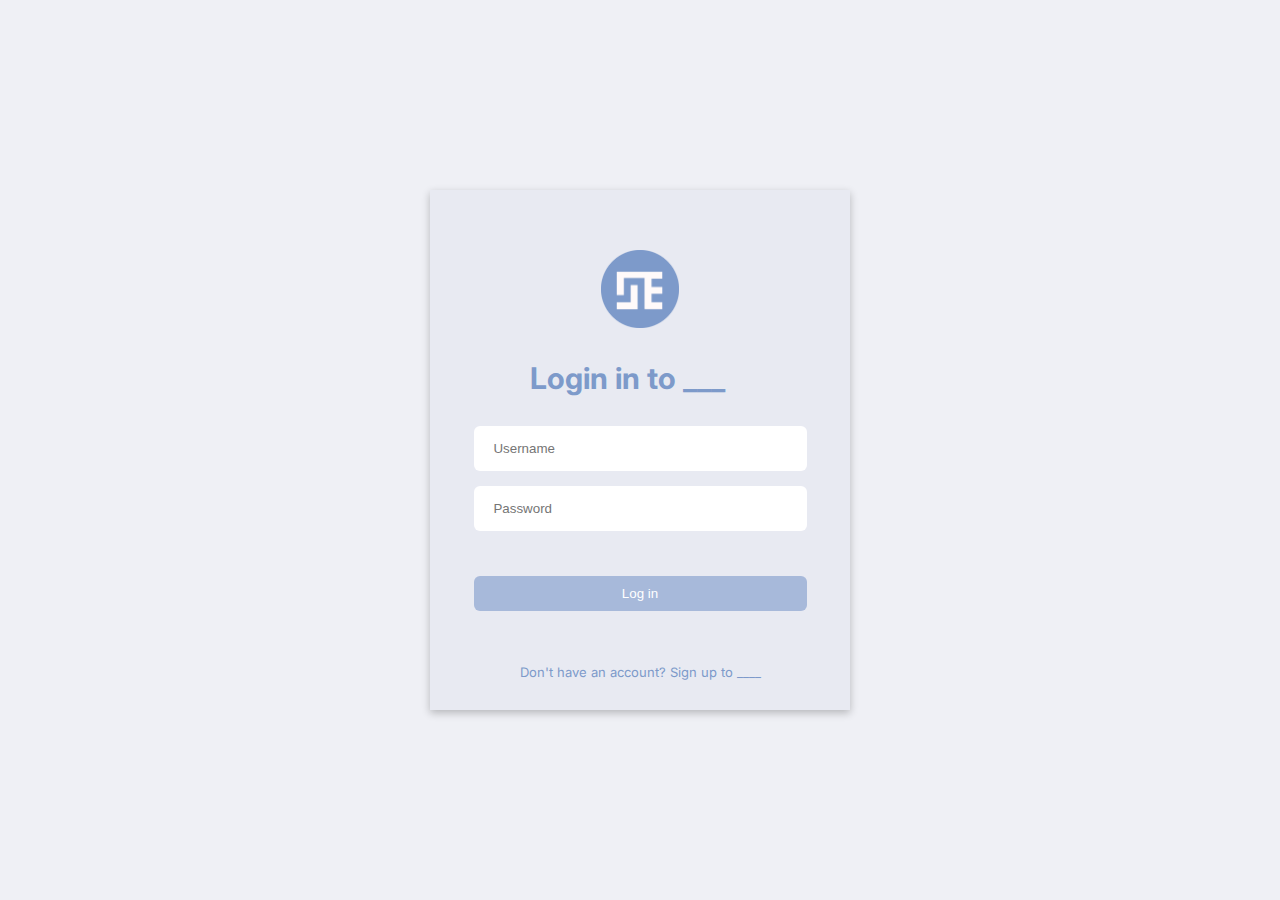
<file: TwitterCloneUi/index.html>
<!DOCTYPE html>
<html lang="en">

<head>
    <meta charset="UTF-8">
    <meta name="viewport" content="width=device-width, initial-scale=1.0">
    <link rel="stylesheet" href="./src/styles/login_styles.css">
    <title>Login</title>
</head>

<body>
    <script>
        // async function helloWorld() {
        //     const res = await fetch("/api")
        //     const text = await res.text()
        //     console.log(text);
        // }

        // async function register() {
        //     const res = await fetch("/api/v1/auth/register", {
        //         method: "POST",
        //         headers: {
        //             'Content-Type': 'application/json'
        //         },
        //         body: JSON.stringify({
        //             username: "joblipat",
        //             password: "password"
        //         })
        //     })
        //     return await res.text()
        // }

        // async function login() {
        //     const res = await fetch("/api/v1/auth/login", {
        //         method: "POST",
        //         headers: {
        //             'Content-Type': 'application/json'
        //         },
        //         body: JSON.stringify({
        //             username: "joblipat",
        //             password: "password"
        //         })
        //     })
        //     const token = await res.text()
        //     console.log(token);

        // }

        // async function start() {
        //     await helloWorld()
        //     await register()
        //     await login()
        // }

        // start()

    </script>

    <div class="main-container">
        <div class="login--form-box">
            <label class="login--label">Login in to ___</label>
            <img class="brand" src="image/brand.png" />
            <form class="login--input-group">
                <input type="text" class="login--input-field" placeholder="Username" 
                required>
                <input type="text" class="login--input-field" placeholder="Password" 
                required>
            </form>
            <div class="login--button-box">
                <button type="button" class="toggle-btn" id="nextButton">Log in</button>
            </div>

            <div class="login--index">
                <a href="register.html">Don't have an account? Sign up to ____</a>
            </div>
        </div>          
    </div>

    <script src="./src/scripts/login.js"></script>

</body>

</html>
</file>
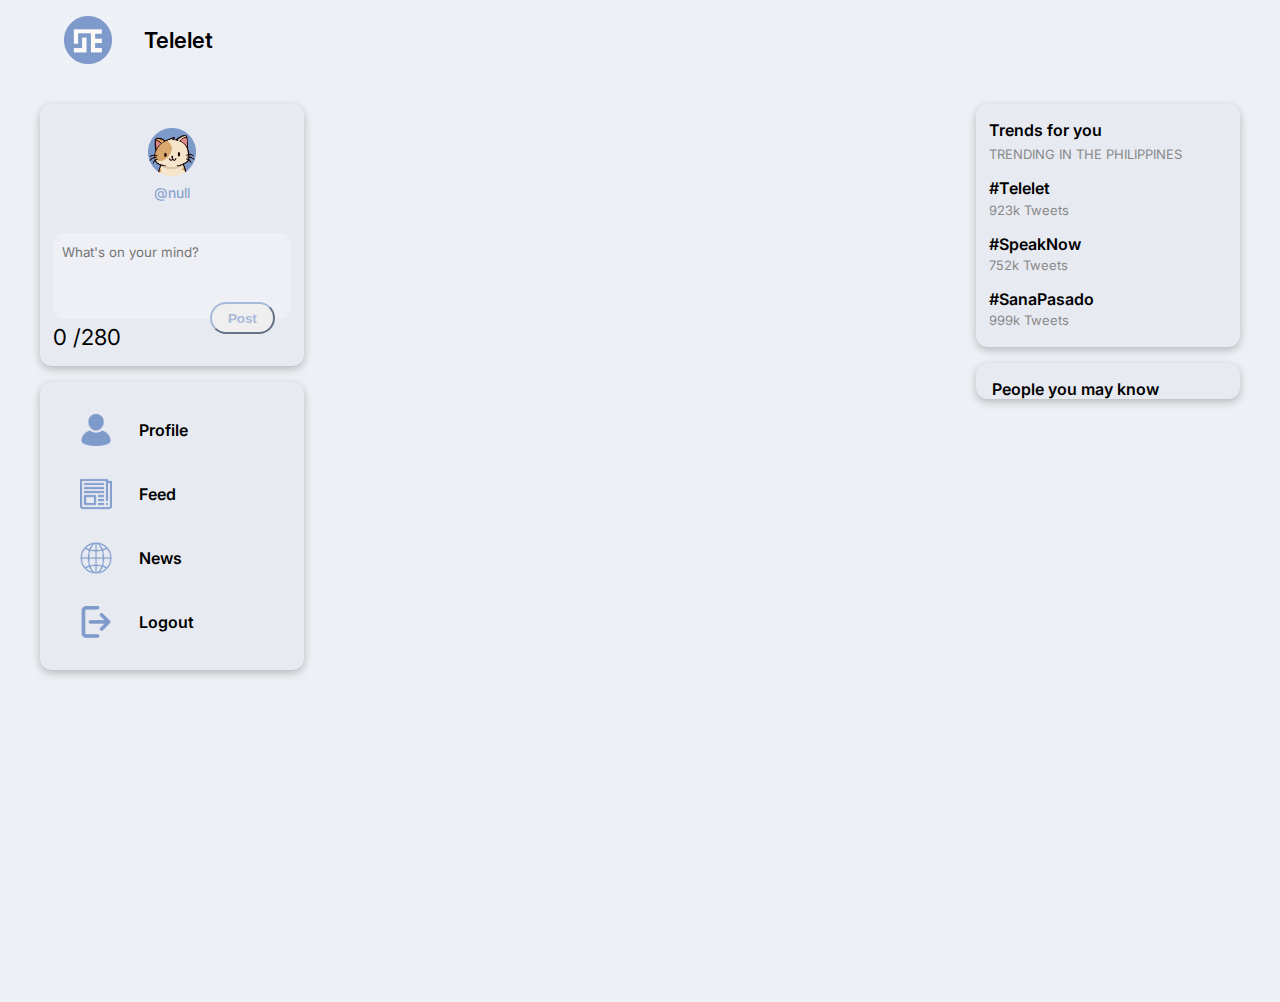
<file: TwitterCloneUi/feed.html>
<!DOCTYPE html>
<html lang="en">
<head>
    <meta charset="UTF-8">
    <meta name="viewport" content="width=device-width, initial-scale=1.0">
    
    <!-- CSS -->
    <link rel="stylesheet" href="./src/styles/feed_styles.css">
    
    <!-- JavaScript -->
    <script src = "./src/scripts/common.js"></script>
    <script type="module" src = "./src/scripts/common_exports.js"></script>

    <!-- Font Awesome CDN Link -->
    <link rel="stylesheet" href="https://cdnjs.cloudflare.com/ajax/libs/font-awesome/6.5.1/css/all.min.css" integrity="sha512-DTOQO9RWCH3ppGqcWaEA1BIZOC6xxalwEsw9c2QQeAIftl+Vegovlnee1c9QX4TctnWMn13TZye+giMm8e2LwA==" crossorigin="anonymous" referrerpolicy="no-referrer" />
    
    <title>Feed</title>
</head>
<body>

    <!-- Navigation Bar -->
    <nav>
        <img class="brand" src="image/brand.png" />
        <i class="fa-solid fa-bars" id="sidebarIcon" onclick="toggleSideBar()"></i>
        <a id = "brandname">Telelet</a>
    </nav>

    <!-- Main Container -->
    <div class="feed--main-container">

        <!-- Left Body Container -->
        <div class="feed--left-container">
            
            <!-- Profile Section -->
            <section class="profile-section">
                <div class="profile-user">
                    <img src="image/2.png" />
                    <p class="profile-name">bins bins bins</p>
                    <p class="profile-handler">@hatdog</p>
                    <p class="profile-bio">chipi chipi chapa chapa dubi dubi daba daba</p>
                </div>

                <div class = "feed-create-post">
                    <form id="postForm">
                        <textarea id="postText" class="post-area" placeholder="What's on your mind?"></textarea>
                    </form>
                    <button class="post-button"><i class="fa-regular fa-paper-plane"></i>Post</button>
                    <div class="char-count">
                        <label class = "char-label" id = "char-count">0</label>
                        <label class = "char-label" id = "char-count2">/280</label>
                    </div>
                    
                </div>
                
            </section>


            <section class="option-section">
                <a href="profile.html">
                    <img src="image/profile.png" />
                    <p>Profile</p>
                </a>            
                <a href="feed.html">
                    <img src="image/feed.png" />
                    <p>Feed</p>
                </a>
                <a href="news.html">
                    <img src = "image/news.png"/>
                    <p>News</p>
                </a>
                <a href="index.html">
                    <img src="image/logout.png" />
                    <p>Logout</p>
                </a>
            </section>
        </div>

        <!-- Middle Body Container -->
        <div class="feed-middle-container">

            <!-- Create New Post -->
            <div class = "feed--center-post">
                <form>
                    <textarea id="postTextMobile" class="center-post-area" placeholder="What's on your mind?"></textarea>
                </form>
                <button class="center-post-button" id="mobile--post"><i class="fa-regular fa-paper-plane"></i>Post</button>
                <div class="mobile-char-count">
                    <label class = "char-label" id = "mobile-char-count">0</label>
                    <label class = "char-label" id = "mobile-char-count2">/280</label>
                </div>
            </div>

            <!-- Feed Post Content -->
            <section class="feed--post-section">

                
                <!-- Feed Content -->
                <div class="feed--post-content" id="feed--post-content">
        
                    <!--                     
                    STRUCTURE
                    <div class="feed--post-user">
                        <img src="image/2.png" />
                        <div class="feed--post-info">
                            <div class="feed--user-info">
                                <p class="feed--username">Kim Chaewon</p>
                                <p class="feed--userhandle">@_chaechae_1</p>
                            </div>
                            <p class="feed--time">45 mins ago.</p>
                        </div>
                    </div>

                    <div class="feed--post-text">
                        hatdog hatdog hatdog hatdog hatdog hatdog hatdog hatdog  
                    </div>

                    <div class="feed--post-interaction">    
                        <div class="feed--like-display">
                            <img src="image/like.png" />
                            <p>4324 Likes</p>
                        </div>
                        <button class="likePostBtn"><i class="fa-regular fa-heart"></i>Like</button>

                    </div> 
                    -->

                </div>

            </section>
        </div>

        <!-- Right Body Container -->
        <div class="feed-right-container">

            <!-- Trending Section -->
            <section class="trending-section">
                <div class="trending-title">
                    <p>Trends for you</p>
                    <p>TRENDING IN THE PHILIPPINES</p>
                </div>
                <div class="trending-content">
                    <div class="trending-specific">
                        <p>#Telelet</p>
                        <p>923k Tweets</p>
                    </div>
                    <div class="trending-specific">
                        <p>#SpeakNow</p>
                        <p>752k Tweets</p>
                    </div>
                    <div class="trending-specific">
                        <p>#SanaPasado</p>
                        <p>999k Tweets</p>
                    </div>
                </div>
            </section>

            <!-- Follow Section -->
            <section class="follow-section">
                <p class="follow-title">People you may know</p>
                
                <div class="follow-container">
                    
                    
                    <!--                    
                    STRUCTURE 
                    <div class="follow-profile">
                        <img src="image/2.png" />
                        <div class="follow-user">
                            <p>Kim Chaewon</p>
                            <p>@_chaechae_1</p>
                        </div>
                        <button class="profileFollowBtn">Follow</button>
                    </div>
                    -->
            
                </div>
            </section>
        </div>


        <!--Side Bar (For Mobile View)-->
        <div class="sidebar">

            <!-- Profile Section -->
            <section class="mobile--profile-section">
                <div class="mobile--profile-user">
                    <img src="image/2.png" />
                    <p class="mobile--profile-name">bins bins bins</p>
                    <p class="mobile--profile-handler">@hatdog</p>
                    <p class="mobile--profile-bio">chipi chipi chapa chapa dubi dubi daba daba</p>
                </div>
            </section>

            <section class="mobile--option-section">
                <a href="profile.html">
                    <img src="image/profile.png" />
                    <p>Profile</p>
                </a>            
                <a href="feed.html">
                    <img src="image/feed.png" />
                    <p>Feed</p>
                </a>
                <a href="news.html">
                    <img src = "image/news.png"/>
                    <p>News</p>
                </a>
                <a href="#" onclick="toggleDiscoverSection('feed-right-container', 'feed-middle-container'); toggleSideBar();" id="discoversection">
                    <img src="image/discover.png" />
                    <p>Discover</p>
                </a>
                <a href="index.html">
                    <img src="image/logout.png" />
                    <p>Logout</p>
                </a>
            </section>

        </div>

    </div>
    
    <script type="module" src="./src/scripts/feed.js"></script>
</body>
</html>
</file>
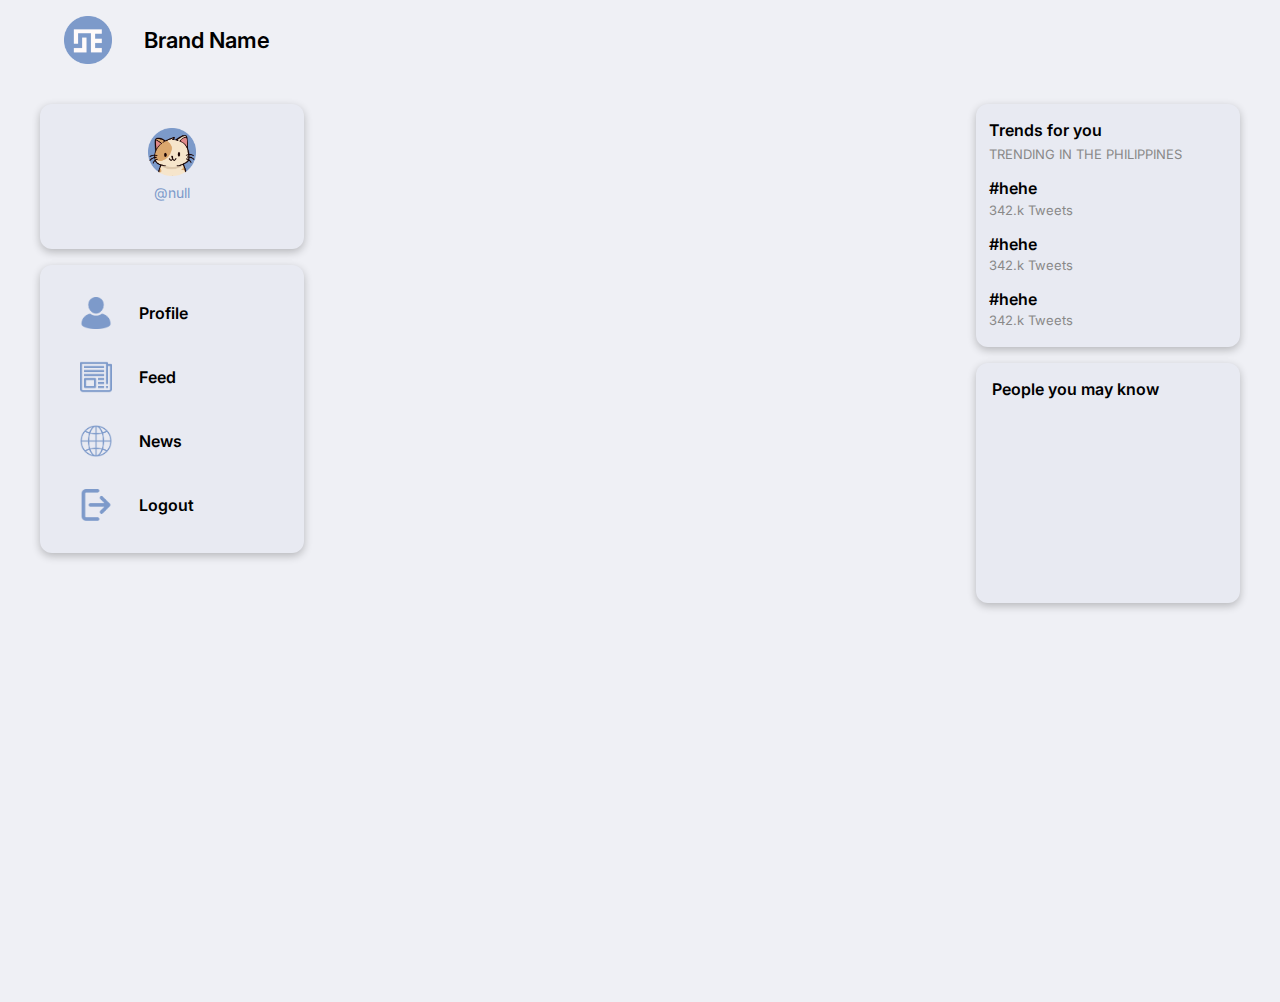
<file: TwitterCloneUi/news.html>
<!DOCTYPE html>
<html lang="en">
<head>
    <meta charset="UTF-8">
    <meta name="viewport" content="width=device-width, initial-scale=1.0">

    <!-- CSS -->
    <link rel="stylesheet" href="./src/styles/news_styles.css">

    <!-- JavaScript -->
    <script src = "./src/scripts/common.js"></script>
    <script type="module" src="./src/scripts/common_exports.js"></script>
    <script type="module" src="./src/scripts/news.js"></script>
    
    <!-- Font Awesome CDN Link -->
    <link rel="stylesheet" href="https://cdnjs.cloudflare.com/ajax/libs/font-awesome/6.5.1/css/all.min.css" integrity="sha512-DTOQO9RWCH3ppGqcWaEA1BIZOC6xxalwEsw9c2QQeAIftl+Vegovlnee1c9QX4TctnWMn13TZye+giMm8e2LwA==" crossorigin="anonymous" referrerpolicy="no-referrer" />

    <title>Document</title>
</head>
<body>
    <!-- Navigation Bar -->
    <nav>
        <img class="brand" src="image/brand.png" />
        <i class="fa-solid fa-bars" id="sidebarIcon" onclick="toggleSideBar()"></i>
        <a id = "brandname">Brand Name</a>
    </nav>

    <!-- Main Container -->
    <div class="news--main-container">
        
        <!-- Left Container -->
        <div class="news--left-container">
            
            <!-- Profile Section -->
            <section class="profile-section">
                <div class="profile-user">
                    <img src="image/2.png" />
                    <p class="profile-name">bins bins bins</p>
                    <p class="profile-handler">@hatdog</p>
                    <p class="profile-bio news-bio">chipi chipi chapa chapa dubi dubi daba daba</p>
                </div>
            </section>

            <section class="option-section">
                <a href="profile.html">
                    <img src="image/profile.png" />
                    <p>Profile</p>
                </a>            
                <a href="feed.html">
                    <img src="image/feed.png" />
                    <p>Feed</p>
                </a>
                <a href="news.html">
                    <img src = "image/news.png"/>
                    <p>News</p>
                </a>
                <a href="index.html">
                    <img src="image/logout.png" />
                    <p>Logout</p>
                </a>
            </section>

        </div>



        <!-- Middle Container -->
        <div class="news--middle-container">


            <div class="news--post-container">

                <!-- 
                News Structure
                <div class="news--item">
                    <img src="image/computer.jpg" />

                    <div class="news--text-container">

                        <div class="text-information">
                            <div class="content-date">Published At: January 23, 2024</div>
                            <div class="content-source">Source: BBC</div>
                        </div>

                        <div class="text-main">
                            <div class="content-title">
                                Sample Title
                            </div>
                            <div class="content-context">
                                information information information information information information information information
                            </div>
                        </div>

                        <div class="text-information-add">
                            <div class="content-author">Author: Bebu</div>
                            <a class="content-link">Read More</a>
                        </div>
                        
                    </div>
                </div> 
                -->

            </div>

        </div>



        <!-- Right Container -->
        <div class="news--right-container">

            <!-- Trending Section -->
            <section class="trending-section">
                <div class="trending-title">
                    <p>Trends for you</p>
                    <p>TRENDING IN THE PHILIPPINES</p>
                </div>
                <div class="trending-content">
                    <div class="trending-specific">
                        <p>#hehe</p>
                        <p>342.k Tweets</p>
                    </div>
                    <div class="trending-specific">
                        <p>#hehe</p>
                        <p>342.k Tweets</p>
                    </div>
                    <div class="trending-specific">
                        <p>#hehe</p>
                        <p>342.k Tweets</p>
                    </div>
                </div>
            </section>

            <!-- Follow Section -->
            <section class="follow-section">
                <p class="follow-title">People you may know</p>
                <div class="follow-container">
                    
                    
                </div>
            </section>


        </div>



        <!--Side Bar (For Mobile View)-->
        <div class="sidebar">

            <!-- Profile Section -->
            <section class="mobile--profile-section">
                <div class="mobile--profile-user">
                    <img src="image/2.png" />
                    <p class="mobile--profile-name">bins bins bins</p>
                    <p class="mobile--profile-handler">@hatdog</p>
                    <p class="mobile--profile-bio">chipi chipi chapa chapa dubi dubi daba daba</p>
                </div>
            </section>

            <section class="mobile--option-section">
                <a href="profile.html">
                    <img src="image/profile.png" />
                    <p>Profile</p>
                </a>            
                <a href="feed.html">
                    <img src="image/feed.png" />
                    <p>Feed</p>
                </a>
                <a href="news.html">
                    <img src = "image/news.png"/>
                    <p>News</p>
                </a>
                <a href="#" onclick="toggleDiscoverSection('news--right-container', 'news--middle-container'); toggleSideBar();" id="discoversection">
                    <img src="image/discover.png" />
                    <p>Discover</p>
                </a>
                <a href="index.html">
                    <img src="image/logout.png" />
                    <p>Logout</p>
                </a>
            </section>

        </div>
        

    </div>

    <script type="module" src="./src/scripts/news_script.js"></script>
    
</body>
</html>
</file>
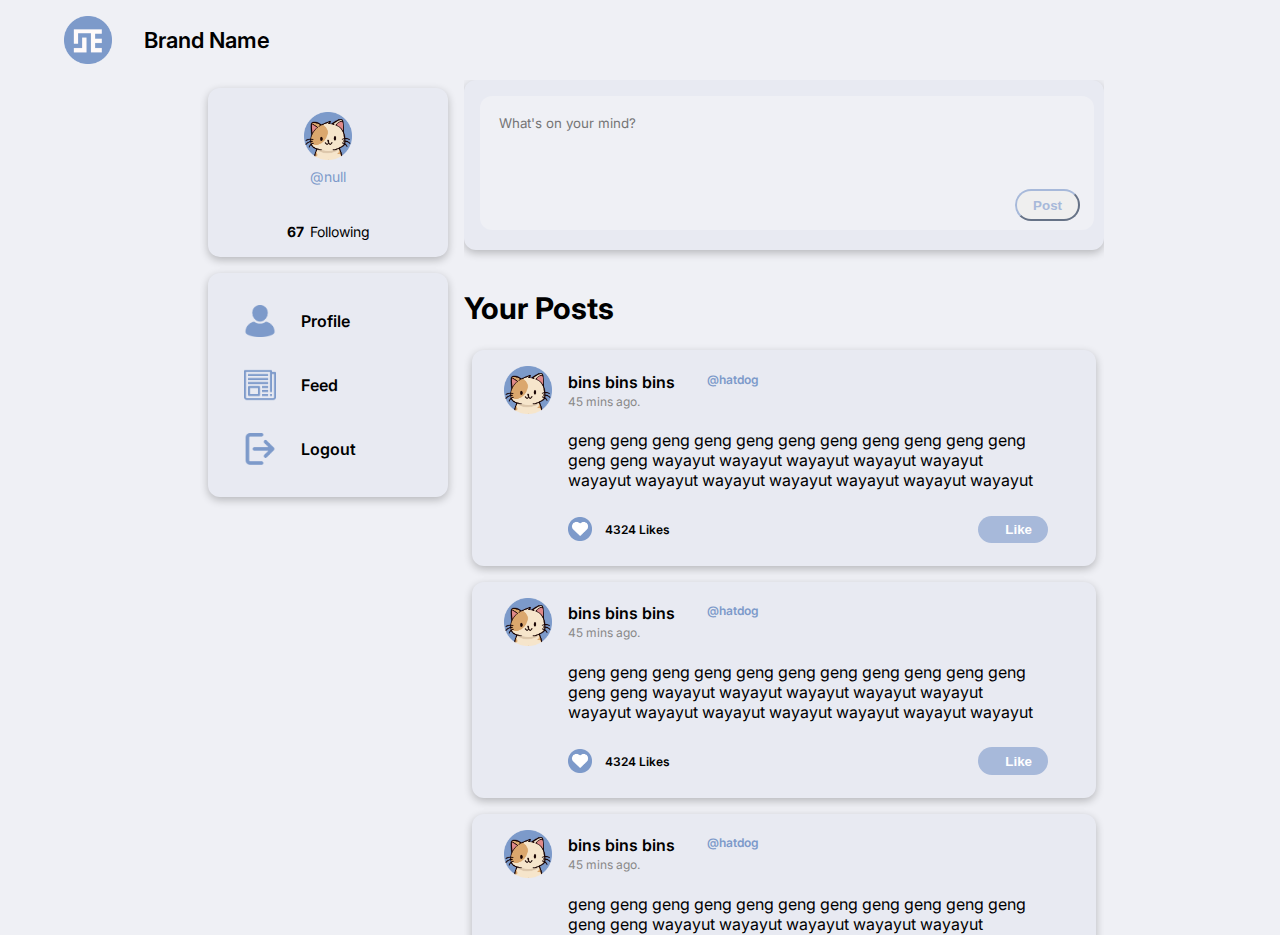
<file: TwitterCloneUi/profile.html>
<!DOCTYPE html>
<html lang="en">
<head>
    <meta charset="UTF-8">
    <meta name="viewport" content="width=device-width, initial-scale=1.0">

    <!-- CSS -->
    <link rel="stylesheet" href="./src/styles/profile_styles.css">

    <!-- JavaScript -->
    <script src = "./src/scripts/common.js"></script>
    <script type="module" src = "./src/scripts/common.js"></script>

    <!-- Font Awesome CDN Link -->
    <link rel="stylesheet" href="https://cdnjs.cloudflare.com/ajax/libs/font-awesome/6.5.1/css/all.min.css" integrity="sha512-DTOQO9RWCH3ppGqcWaEA1BIZOC6xxalwEsw9c2QQeAIftl+Vegovlnee1c9QX4TctnWMn13TZye+giMm8e2LwA==" crossorigin="anonymous" referrerpolicy="no-referrer" />
    
    <title>Document</title>
</head>
<body>

    <nav>
        <img class="brand" src="image/brand.png" />
        <i class="fa-solid fa-bars" id="sidebarIcon" onclick="toggleSideBar()"></i>
        <a id = "brandname">Brand Name</a>
    </nav>


    <!-- Main Container -->
    <div class="profile--main-container">

        <div class="profile--left-container">

            <!-- Profile Section -->
            <section class="profile-section">
                <div class="profile-user">
                    <img src="image/2.png" />
                    <p class="profile-name">bins bins bins</p>
                    <p class="profile-handler">@hatdog</p>
                    <p class="profile-bio">chipi chipi chapa chapa dubi dubi daba daba</p>
                    <p class="profile-following-followers">
                        <strong style="font-size: 14px; font-weight: bold;">67</strong> <span style="font-size: 14px;">Following</span> 
                        
                    </p>
                </div>
            </section>

            <section class="option-section">
                <a href="profile.html">
                    <img src="image/profile.png" />
                    <p>Profile</p>
                </a>            
                <a href="feed.html">
                    <img src="image/feed.png" />
                    <p>Feed</p>
                </a>
                <a href="index.html">
                    <img src="image/logout.png" />
                    <p>Logout</p>
                </a>
            </section>


        </div>

        <div class="profile--right-container">
            <section class = "mobile-profile-view">
                <div class="profile-user">
                    <img src="image/2.png" />
                    <p class="mobile-profile-name">bins bins bins</p>
                    <p class="mobile-profile-handler">@hatdog</p>
                    <p class="mobile-profile-bio">chipi chipi chapa chapa dubi dubi daba daba</p>
                    <p class="profile-following-followers">
                        <strong style="font-size: 14px; font-weight: bold;">67</strong> <span style="font-size: 12px;">Following</span> 
                        
                        <strong style="font-size: 14px; font-weight: bold;">47</strong> <span style="font-size: 12px;">Followers</span>
                    </p>
                </div>


            </section>



            <!-- User Create Post -->
            <div class="profile--right-post">
                <form>
                    <textarea id="postTextarea" class="right-post-area" placeholder="What's on your mind?"></textarea>
                </form>
                <button class="right-post-button" id="postForm"><i class="fa-regular fa-paper-plane"></i>Post</button>
            </div>
            

            <h1 class="post-header"> Your Posts </h1>
            
            
            <section class="profile--post-section">

                <!-- User Profile Own Post -->
                <div class="profile--post-content" id="profile--post-content">
                    
                    <div class="profile--post-user">
                        <img src="image/2.png" />
                        <div class="profile--post-info">
                            <div class="profile--user-info">
                                <p class="profile--username">bins bins bins</p>
                                <p class="profile--userhandle">@hatdog</p>
                            </div>
                            <p class="profile--time">45 mins ago.</p>
                        </div>
                    </div>

                    <div class="profile--post-text">
                        geng geng geng geng geng geng geng geng geng geng geng geng geng wayayut wayayut wayayut wayayut wayayut wayayut wayayut wayayut wayayut wayayut wayayut wayayut
                    </div>

                    <div class="profile--post-interaction">    
                        <div class="profile--like-display">
                            <img src="image/like.png" />
                            <p>4324 Likes</p>
                        </div>
                        <button class="likePostBtn"><i class="fa-regular fa-heart"></i>Like</button>

                    </div>

                </div>

                <div class="profile--post-content" id="profile--post-content">
                    
                    <div class="profile--post-user">
                        <img src="image/2.png" />
                        <div class="profile--post-info">
                            <div class="profile--user-info">
                                <p class="profile--username">bins bins bins</p>
                                <p class="profile--userhandle">@hatdog</p>
                            </div>
                            <p class="profile--time">45 mins ago.</p>
                        </div>
                    </div>

                    <div class="profile--post-text">
                        geng geng geng geng geng geng geng geng geng geng geng geng geng wayayut wayayut wayayut wayayut wayayut wayayut wayayut wayayut wayayut wayayut wayayut wayayut
                    </div>

                    <div class="profile--post-interaction">    
                        <div class="profile--like-display">
                            <img src="image/like.png" />
                            <p>4324 Likes</p>
                        </div>
                        <button class="likePostBtn"><i class="fa-regular fa-heart"></i>Like</button>

                    </div>

                </div>

                <div class="profile--post-content" id="profile--post-content">
                    
                    <div class="profile--post-user">
                        <img src="image/2.png" />
                        <div class="profile--post-info">
                            <div class="profile--user-info">
                                <p class="profile--username">bins bins bins</p>
                                <p class="profile--userhandle">@hatdog</p>
                            </div>
                            <p class="profile--time">45 mins ago.</p>
                        </div>
                    </div>

                    <div class="profile--post-text">
                        geng geng geng geng geng geng geng geng geng geng geng geng geng wayayut wayayut wayayut wayayut wayayut wayayut wayayut wayayut wayayut wayayut wayayut wayayut
                    </div>

                    <div class="profile--post-interaction">    
                        <div class="profile--like-display">
                            <img src="image/like.png" />
                            <p>4324 Likes</p>
                        </div>
                        <button class="likePostBtn"><i class="fa-regular fa-heart"></i>Like</button>

                    </div>

                </div>

                <div class="profile--post-content" id="profile--post-content">
                    
                    <div class="profile--post-user">
                        <img src="image/2.png" />
                        <div class="profile--post-info">
                            <div class="profile--user-info">
                                <p class="profile--username">bins bins bins</p>
                                <p class="profile--userhandle">@hatdog</p>
                            </div>
                            <p class="profile--time">45 mins ago.</p>
                        </div>
                    </div>

                    <div class="profile--post-text">
                        geng geng geng geng geng geng geng geng geng geng geng geng geng wayayut wayayut wayayut wayayut wayayut wayayut wayayut wayayut wayayut wayayut wayayut wayayut
                    </div>

                    <div class="profile--post-interaction">    
                        <div class="profile--like-display">
                            <img src="image/like.png" />
                            <p>4324 Likes</p>
                        </div>
                        <button class="likePostBtn"><i class="fa-regular fa-heart"></i>Like</button>

                    </div>

                </div>

                <div class="profile--post-content" id="profile--post-content">
                    
                    <div class="profile--post-user">
                        <img src="image/2.png" />
                        <div class="profile--post-info">
                            <div class="profile--user-info">
                                <p class="profile--username">bins bins bins</p>
                                <p class="profile--userhandle">@hatdog</p>
                            </div>
                            <p class="profile--time">45 mins ago.</p>
                        </div>
                    </div>

                    <div class="profile--post-text">
                        geng geng geng geng geng geng geng geng geng geng geng geng geng wayayut wayayut wayayut wayayut wayayut wayayut wayayut wayayut wayayut wayayut wayayut wayayut
                    </div>

                    <div class="profile--post-interaction">    
                        <div class="profile--like-display">
                            <img src="image/like.png" />
                            <p>4324 Likes</p>
                        </div>
                        <button class="likePostBtn"><i class="fa-regular fa-heart"></i>Like</button>

                    </div>

                </div>

                <div class="profile--post-content" id="profile--post-content">
                    
                    <div class="profile--post-user">
                        <img src="image/2.png" />
                        <div class="profile--post-info">
                            <div class="profile--user-info">
                                <p class="profile--username">bins bins bins</p>
                                <p class="profile--userhandle">@hatdog</p>
                            </div>
                            <p class="profile--time">45 mins ago.</p>
                        </div>
                    </div>

                    <div class="profile--post-text">
                        geng geng geng geng geng geng geng geng geng geng geng geng geng wayayut wayayut wayayut wayayut wayayut wayayut wayayut wayayut wayayut wayayut wayayut wayayut
                    </div>

                    <div class="profile--post-interaction">    
                        <div class="profile--like-display">
                            <img src="image/like.png" />
                            <p>4324 Likes</p>
                        </div>
                        <button class="likePostBtn"><i class="fa-regular fa-heart"></i>Like</button>

                    </div>

                </div>

            </section>     

        </div>





        <!--Side Bar (For Mobile View)-->
        <div class="sidebar">

            <!-- Profile Section -->
            <section class="mobile--profile-section">
                <div class="mobile--profile-user">
                    <img src="image/2.png" />
                    <p class="mobile--profile-name">bins bins bins</p>
                    <p class="mobile--profile-handler">@hatdog</p>
                    <p class="mobile--profile-bio">chipi chipi chapa chapa dubi dubi daba daba</p>
                    
                </div>
            </section>

            <section class="mobile--option-section">
                <a href="profile.html">
                    <img src="image/profile.png" />
                    <p>Profile</p>
                </a>            
                <a href="feed.html">
                    <img src="image/feed.png" />
                    <p>Feed</p>
                </a>
                <a href="index.html">
                    <img src="image/logout.png" />
                    <p>Logout</p>
                </a>
            </section>
        </div>

        

    </div>

    <script type="module" src="./src/scripts/profile.js"></script>
</body>
</html>
</file>
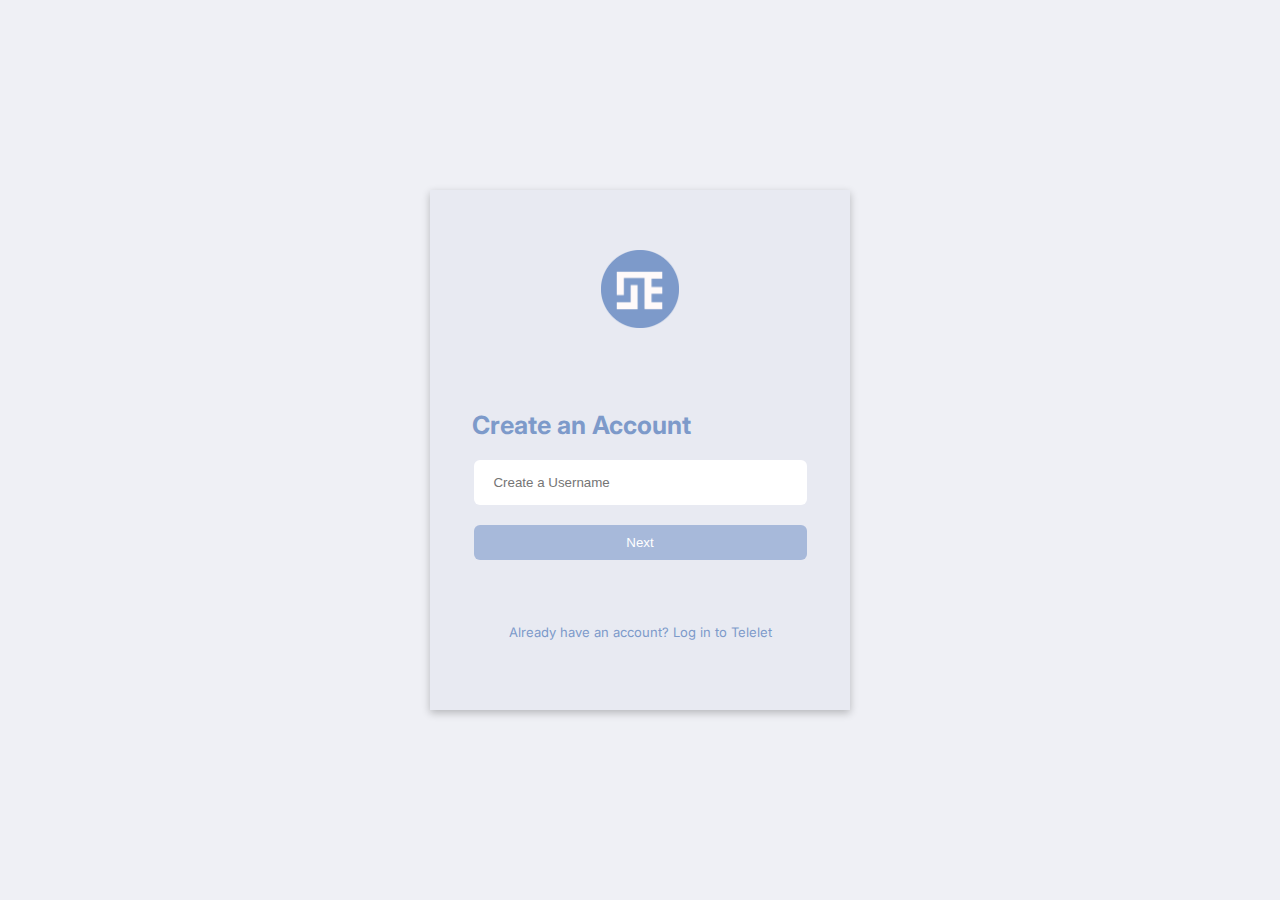
<file: TwitterCloneUi/register.html>
<!DOCTYPE html>
<html lang="en">
<head>
    <meta charset="UTF-8">
    <meta name="viewport" content="width=device-width, initial-scale=1.0">

    <!-- CSS -->
    <link rel="stylesheet" href="./src/styles/register_styles.css">
    <title>Register</title>
</head>

<body>
    <div class="main-container">
        <div class="register--form-box">
            <label class="register--label">Create an Account</label>
            <img class="brand" src="image/brand.png" />
            <form class="register--input-group">
                <input type="text" class="register--input-field" placeholder="Create a Username" 
                required>
            </form>
            <div class="next--button-box">
                <button type="button" class="toggle-btn" id="nextButton">Next</button>
            </div>

            <div class="register--index">
                <a href="index.html">Already have an account? Log in to Telelet</a>
            </div>
        </div>          
    </div>

    <script type="module" src="./src/scripts/register.js"></script>
    
</body>
</html>
</file>
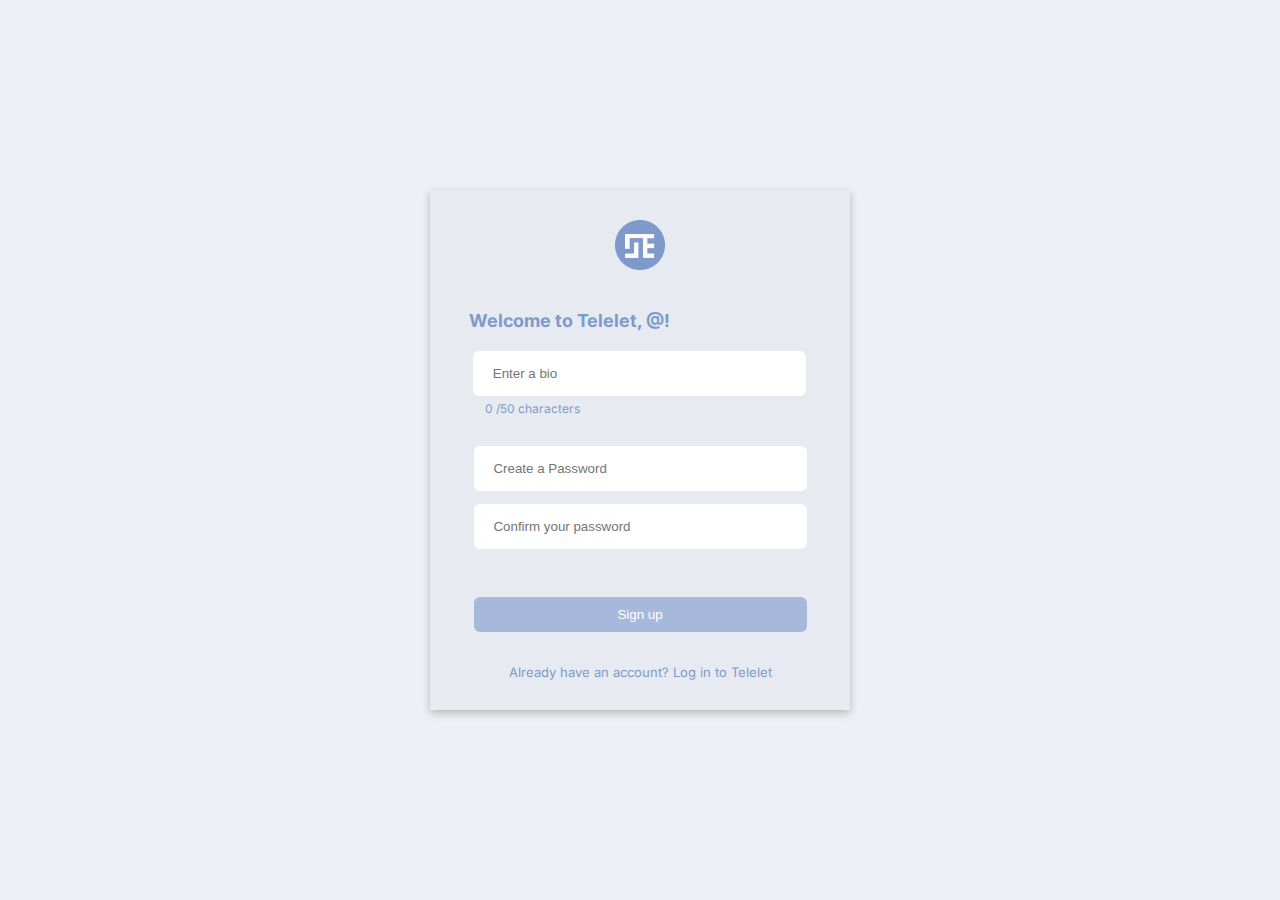
<file: TwitterCloneUi/register2.html>
<!DOCTYPE html>
<html lang="en">
<head>
    <meta charset="UTF-8">
    <meta name="viewport" content="width=device-width, initial-scale=1.0">
    <link rel="stylesheet" href="./src/styles/register2_styles.css">
    <title>Register</title>
</head>

<body>
    <div class="main-container">
        <div class="register2--form-box">
            <img class="brand" src="image/brand.png" />
            <label class="register2--label-welcome">Welcome to Telelet, @<span id="newUserPlaceholder"></span>!</label>
            <input type="text" class="register2--input-field-bio" id = "bio-field" placeholder="Enter a bio" required>
            <div class="character-count">
                <label class="character-counter" id="character-counter">0</label> 
                <label class="character-counter2">/50 characters</label>
            </div>
            <div class="register2--input-group">
                
                <input type="password" class="register2--input-field" id="userPassword1" placeholder="Create a Password" required>
                <input type="password" class="register2--input-field" id="userPassword2" placeholder="Confirm your password" required>
            </div>
            <div class="signup--button-box">
                <button type="button" class="toggle-btn" id="nextButton_2">Sign up</button>
            </div>

            <div class="register2--register">
                <a href="index.html">Already have an account? Log in to Telelet</a>
            </div>
        </div>          
    </div>

    
    <script type="module" src="./src/scripts/register2.js"></script>
</body>
</html>
</file>
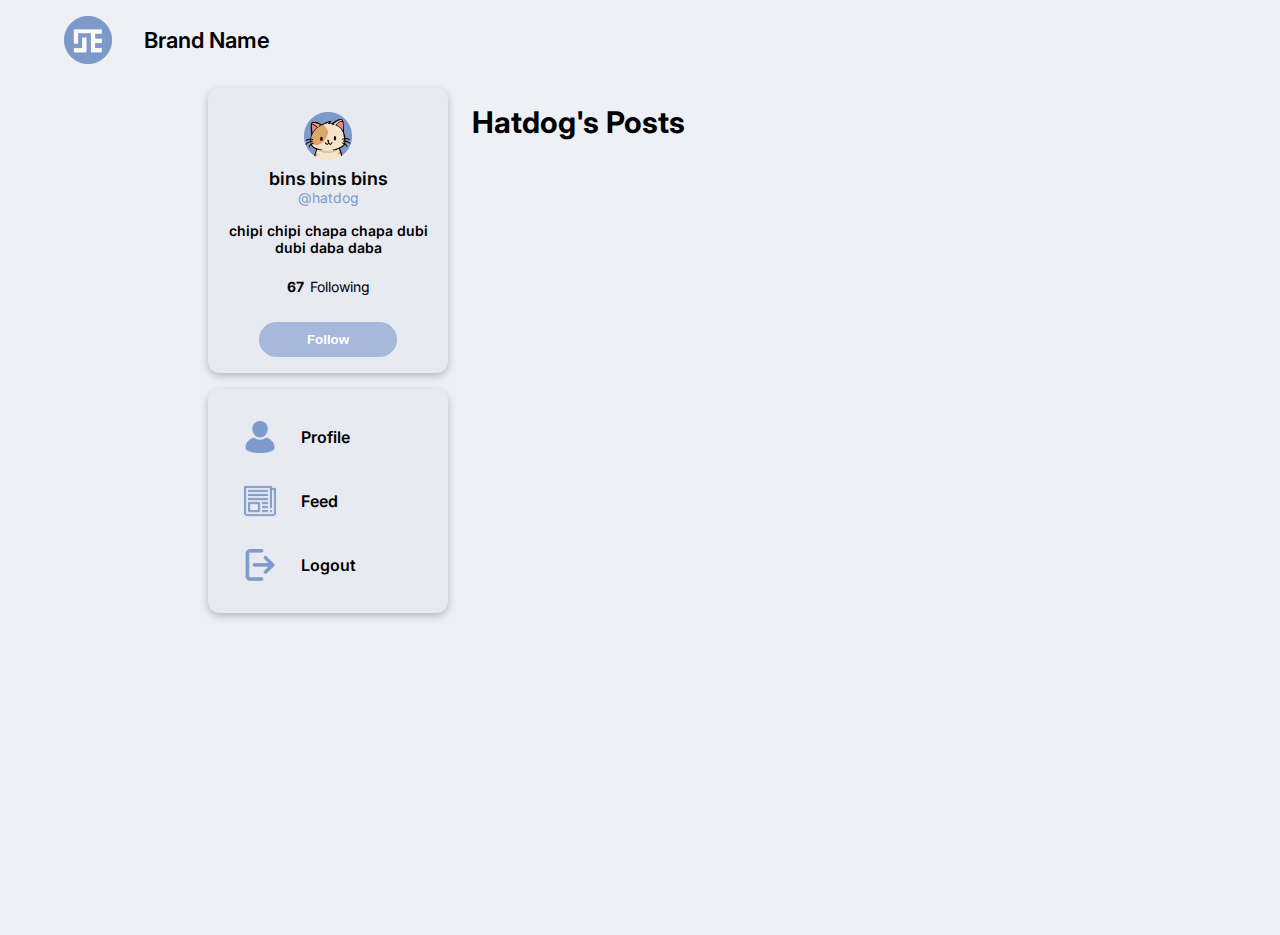
<file: TwitterCloneUi/viewProfile.html>
<!DOCTYPE html>
<html lang="en">
<head>
    <meta charset="UTF-8">
    <meta name="viewport" content="width=device-width, initial-scale=1.0">

    <!-- CSS -->
    <link rel="stylesheet" href="./src/styles/viewProfile_styles.css">

    <!-- JavaScript -->
    <script src = "./src/scripts/common.js"></script>
    <script type="module" src = "./src/scripts/common.js"></script>

    <!-- Font Awesome CDN Link -->
    <link rel="stylesheet" href="https://cdnjs.cloudflare.com/ajax/libs/font-awesome/6.5.1/css/all.min.css" integrity="sha512-DTOQO9RWCH3ppGqcWaEA1BIZOC6xxalwEsw9c2QQeAIftl+Vegovlnee1c9QX4TctnWMn13TZye+giMm8e2LwA==" crossorigin="anonymous" referrerpolicy="no-referrer" />
    
    <title>Document</title>
</head>
<body>

    <nav>
        <img class="brand" src="image/brand.png" />
        <i class="fa-solid fa-bars" id="sidebarIcon" onclick="toggleSideBar()"></i>
        <a id = "brandname">Brand Name</a>
    </nav>


    <!-- Main Container -->
    <div class="profile--main-container">

        <div class="profile--left-container">

            <!-- Profile Section -->
            <section class="profile-section">
                <div class="profile-user">
                    <img src="image/2.png" />
                    <p class="profile-name">bins bins bins</p>
                    <p class="profile-handler">@hatdog</p>
                    <p class="profile-bio">chipi chipi chapa chapa dubi dubi daba daba</p>
                    <p class="profile-following-followers">
                        <strong style="font-size: 14px; font-weight: bold;">67</strong> <span style="font-size: 14px;">Following</span> 
                        
                    </p>
                    <button>Follow</button>
                </div>
            </section>

            <section class="option-section">
                <a href="profile.html">
                    <img src="image/profile.png" />
                    <p>Profile</p>
                </a>            
                <a href="feed.html">
                    <img src="image/feed.png" />
                    <p>Feed</p>
                </a>
                <a href="index.html">
                    <img src="image/logout.png" />
                    <p>Logout</p>
                </a>
            </section>


        </div>

        <div class="profile--right-container">
            <section class = "mobile-profile-view">
                <div class="profile-user">
                    <img src="image/2.png" />
                    <p class="mobile-profile-name">bins bins bins</p>
                    <p class="mobile-profile-handler">@nnn</p>
                    <p class="mobile-profile-bio">chipi chipi chapa chapa dubi dubi daba daba</p>
                    <p class="profile-following-followers">
                        <strong style="font-size: 14px; font-weight: bold;">67</strong> <span style="font-size: 12px;">Following</span> 
                        
                        <strong style="font-size: 14px; font-weight: bold;">47</strong> <span style="font-size: 12px;">Followers</span>
                    </p>
                    <button>Follow</button>
                </div>
            </section>



           

            <h1 class="post-header">Hatdog's Posts </h1>
            
            
            <section class="profile--post-section">

                <!-- User Profile Own Post -->
                <!-- <div class="profile--post-content" id="profile--post-content">
                    
                    <div class="profile--post-user">
                        <img src="image/2.png" />
                        <div class="profile--post-info">
                            <div class="profile--user-info">
                                <p class="profile--username">bins bins bins</p>
                                <p class="profile--userhandle">@hatdog</p>
                            </div>
                            <p class="profile--time">45 mins ago.</p>
                        </div>
                    </div>

                    <div class="profile--post-text">
                        geng geng geng geng geng geng geng geng geng geng geng geng geng wayayut wayayut wayayut wayayut wayayut wayayut wayayut wayayut wayayut wayayut wayayut wayayut
                    </div>

                    <div class="profile--post-interaction">    
                        <div class="profile--like-display">
                            <img src="image/like.png" />
                            <p>4324 Likes</p>
                        </div>
                        <button class="likePostBtn"><i class="fa-regular fa-heart"></i>Like</button>

                    </div>

                </div> -->

            


            </section>     

        </div>





        <!--Side Bar (For Mobile View)-->
        <div class="sidebar">

            <!-- Profile Section -->
            <section class="mobile--profile-section">
                <div class="mobile--profile-user">
                    <img src="image/2.png" />
                    <p class="mobile--profile-name">bins bins bins</p>
                    <p class="mobile--profile-handler">@hatdog</p>
                    <p class="mobile--profile-bio">chipi chipi chapa chapa dubi dubi daba daba</p>
                </div>
            </section>

            <section class="mobile--option-section">
                <a href="profile.html">
                    <img src="image/profile.png" />
                    <p>Profile</p>
                </a>            
                <a href="feed.html">
                    <img src="image/feed.png" />
                    <p>Feed</p>
                </a>
                <a href="index.html">
                    <img src="image/logout.png" />
                    <p>Logout</p>
                </a>
            </section>
        </div>

        

    </div>

    <script type="module" src="./src/scripts/viewProfile.js"></script>
</body>
</html>
</file>
<file: TwitterCloneUi/src/styles/login_styles.css>
/* global main styles */
@import url(main_styles.css);

/*Main background color&font */
body {
    background-color: var(--bg-color);
    font-family: 'Inter', sans-serif;
    overflow: hidden;
    height: 100vh; /* Ensure full height */
    margin: 0; /* Remove default margin */
    
}
/* Center content in .main-container */
.main-container {
    display: flex;
    flex-direction: column;
    align-items: center;
}

/*LOGO*/
.brand {
    width: 78px; 
    height: auto; 
    display: block;
    margin: 0 auto; 
    position: absolute;
    top: 60px; 
    left: 50%; 
    transform: translateX(-50%); 
}


.login--label {
    top: 150px;
    font-size: 30px;
    font-weight: bolder;
    color: var(--font-color-dark);
    left: 5rem;
    position: relative;
    align-items: center;
    justify-content: center;
}

.login--form-box {
    width: 380px; 
    height: 480px; 
    position: absolute; 
    top: 50%; 
    left: 50%; 
    transform: translate(-50%, -50%); 
    background: var(--bg-color-container);
    padding: 20px; 
    box-shadow: var(--box-shadow);
}

.login--input-group{
    top: 180px;
    position: relative;
    display: flex;
    justify-content: center;
    align-items: center;
    flex-direction: column;
}

.login--input-field{
    padding: 15px 0px;
    width: 333px;
    cursor: pointer;
    border: 0px;
    border-radius: 6px;
    color: var(--font-color-gray);
    outline: none;
    margin-bottom: 15px;
    text-decoration: none;
    text-align: left;
    text-indent: 6%;
}


.login--button-box{
    width: 333px;
    background-color: var(--bg-color-btn);
    border-radius: 6px;
    outline: none;
    margin: 240px auto;
    text-decoration: none;
    border: none;
    margin: 210px auto;
    cursor: pointer;
    display: flex;
    justify-content: center;
    align-items: center;
}

.toggle-btn{
    padding: 10px 30px;
    cursor: pointer;
    border: 0;
    outline: none;
    color: var(--font-color-light);
    background: transparent;
    position: relative;
}

.login--index{
    font-size: 10px;
    text-align: center;
    position: absolute;
    bottom: 0px;
    left: 50%;
    transform: translateX(-50%);
    margin-bottom: 30px;
    width: 100%;
}

.login--index a {
    text-decoration: none;
    color: var(--font-color-dark);
    font-size: 13px;
}

@media only screen and (max-width: 600px) {
    .brand {
        width: 80px;
        height: auto;
        display: block;
        margin: 0 auto;
        position: absolute;
        top: 60px;
        left: 50%;
    }

    .login--label {
        font-size: 25px;
        font-weight: bolder;
        color: var(--font-color-dark);
        margin-left: -180px;
        width: calc(100% - 2rem);
        margin-bottom: 0;
        top: 150px;
        text-align: center;
        position: relative;
    }

    .login--form-box {
        width: 80%;
        max-width: 300px; 
        max-height: 95vh;
        height: auto;
        background: var(--bg-color-container);
        padding: 20px; 
        box-shadow: var(--box-shadow);
        display: flex; 
        align-items: center;
        flex-direction: column; 
        justify-content: space-between; 
    }

    .login--input-group {
        display: flex;
        flex-direction: column;
        align-items: center;
    }

    .login--input-field {
        padding: 15px 30px;
        font-size: 14px;
        width: calc(100% - .5rem);
        cursor: pointer;
        margin-top: 0px; 
        border-radius: 6px;
        color: var(--font-color-gray);
        outline: none;
        text-decoration: none;
        text-align: left;
        margin-bottom: 20px;
    }

    .login--button-box {
        width: 90%;
        background-color: var(--bg-color-btn);
        border-radius: 6px;
        outline: none;
        text-decoration: none;
        border: none;
        cursor: pointer;
        display: flex;
        justify-content: center;
        align-items: center; 
    }

    .toggle-btn{
        padding: 10px 30px;
        cursor: pointer;
        border: 0;
        outline: none;
        color: var(--font-color-light);
        background: transparent;
        position: relative;
        font-size: 20px;
    }

    .login--index {
        font-size: 10px;
        text-align: center;
        left: 50%;
        transform: translateX(-50%);
        margin-bottom: 40px;
        bottom: 10px;
    }

}
</file>
<file: TwitterCloneUi/src/styles/feed_styles.css>
/* global main styles */
@import url(main_styles.css);


body {
    background-color: var(--bg-color);
    font-family: 'Inter', sans-serif;
    overflow: hidden;
}


/* MAIN BODY CONTAINER */
.feed--main-container {
    display: grid;
    grid-template-columns: 1fr 2fr 1fr;
    margin: 6rem 2rem;
    overflow: hidden;
}


/* LEFT BODY CONTAINER */
.feed--left-container {
    grid-column: 1;
    display: flex;
    flex-direction: column;
    overflow: hidden;
    padding: 0.5rem;
}


.feed-create-post {
    position: relative;
    width: 90%; 
    max-width: 315px;
    margin-bottom: 1rem;
    margin-right: 0.5rem;
    margin-left: 0.5rem;
}

.post-area {
    resize: none;
    width: 95%; 
    height: 5rem;
    font-family: 'Inter', sans-serif;
    margin-top: 1rem;
    border-radius: var(--box-radius);
    background-color: var(--bg-color);
    border-color: transparent;
    padding-left: 0.5rem;
}

.post-area::placeholder {
    padding-right: 0.5rem;
    padding-top: 0.5rem;
}

.center-post-area::placeholder {
    padding-left: 1rem;
    padding-top: 1rem;
}

.post-button {
    position: absolute;
    bottom: 1rem; 
    right: 1rem; 
    font-weight: 600;
    color: var(--bg-color-btn);
    padding: 0.4rem 1rem;
    border-color: var(--bg-color-btn);
    border-radius: 20px;
    text-decoration: none;
    cursor: pointer;
    align-items: center;
    outline: none;
    box-shadow: none;
}

.feed--center-post {
    display: none;
    flex-direction: column;
    align-items: center;
    justify-content: center; 
    position: relative;
    width: 100%;
    background-color: var(--bg-color-container);
    margin-bottom: 1rem;
    border-radius: var(--box-radius);
    box-shadow: var(--box-shadow);
}

.center-post-area {
    resize: none;
    width: calc(100% - 2rem);
    height: 5rem;
    font-family: 'Inter', sans-serif;
    border-radius: var(--box-radius);
    background-color: var(--bg-color);
    border-color: transparent;
    margin: 1rem;
}

.center-post-button {
    position: absolute;
    bottom: 1.8rem; 
    right: 1.5rem; 
    font-weight: 600;
    color: var(--bg-color-btn);
    padding: 0.4rem 1rem;
    border-color: var(--bg-color-btn);
    border-radius: 20px;
    text-decoration: none;
    cursor: pointer;
    align-items: center;
    outline: none;
    box-shadow: none;
}




/* MIDDLE BODY CONTAINER */
.feed-middle-container {
    grid-column: 2;
    display: flex;
    flex-direction: column;
    height: 90vh;
    width: 50vw;
    overflow-y: scroll;
}

/* Post Section */
.feed--post-section {
    display: flex;
    flex-direction: column;
    margin: 0 0.5rem;
}


.feed--post-content {
    background-color: var(--bg-color-container);
    box-shadow: var(--box-shadow);
    margin-bottom: 1rem;
    border-radius: var(--box-radius);
    display: block;
}

.feed--post-user {
    display: flex;
    align-items: center;
    margin-top: 1rem;
    margin-left: 2rem;
}

.feed--user-info {
    display: flex;
    flex-direction: row;
}

.feed--userhandle {
    margin-left: 2rem;
    color: var(--font-color-dark);
    font-size: 12px;
    font-weight: 600;
}

.feed--time {
    color: var(--font-color-gray);
    margin-top: 2px;
    font-size: 12px;
}

.feed--username {
    font-weight: 600;
}

.feed--post-info {
    display: flex;
    flex-direction: column;
    margin-left: 1rem;
}

.feed--post-user img {
    height: var(--icon-size-m);
}

.feed-user-img {
    height: var(--icon-size-m);
}

.feed--post-text {
    margin-left: 6rem;
    margin-right: 3rem;
    margin-top: 1rem;
    margin-bottom: 1.6rem;
}

.feed--post-interaction {
    display: flex;
    flex-direction: row;
    justify-content: space-between;
    align-items: center;
    align-items: center;
    margin-left: 6rem;
    margin-right: 3rem;
    margin-bottom: 1.4rem;
}

.feed--post-interaction img {
    height: var(--icon-size-xsm);
}

.feed--like-display {
    display: flex;
    flex-direction: row;
    align-items: center;
    align-items: center;
}

.feed--like-display p {
    margin-left: 0.8rem;
    font-size: 12px;
    font-weight: 600;
}

.likePostBtn {
    font-weight: 600;
    background-color: var(--bg-color-btn);
    color: var(--font-color-light);
    padding: 0.4rem 1rem;
    border-radius: 20px;
    outline: none;
    text-decoration: none;
    border: none;
    cursor: pointer;
    display: flex;
    align-items: center;
}

.likePostBtn i {
    margin-right: 0.7rem;
}

/* RIGHT BODY CONTAINER */
.feed-right-container {
    grid-column: 3;
    display: flex;
    flex-direction: column;
    overflow: hidden;
    padding: 0.5rem;
}



/* -----------------MEDIA QUERIES-------------------*/

/*--------FOR PHONES---------*/
@media screen and (max-width: 600px){

    .feed--center-post {
        display: block;
    }
    
    .feed--left-container {
        display: none;
    }
    .feed--main-container {
        grid-template-columns: 1fr;

    }
    .feed-middle-container {
        grid-column: 1 / span 1;
        margin: 0;
        width: 100%;

    }

    .feed-right-container {
        display: none;
    }

}



.sample-sample {
    display: none;
}
</file>
<file: TwitterCloneUi/src/styles/news_styles.css>
/* global main styles */
@import url(main_styles.css);

body {
    background-color: var(--bg-color);
    font-family: 'Inter', sans-serif;
    overflow: hidden;
}


/* MAIN CONTAINER */
.news--main-container {
    display: grid;
    grid-template-columns: 1fr 2fr 1fr;
    margin: 6rem 2rem;
    overflow: hidden;
}

.news-bio {
    margin-bottom: 2rem;
}


/* LEFT CONTAINER */
.news--left-container {
    grid-column: 1;
    display: flex;
    flex-direction: column;
    overflow: hidden;
    padding: 0.5rem;
}



/* MIDDLE CONTAINER */
.news--middle-container {
    grid-column: 2;
    display: flex;
    flex-direction: column;
    height: 90vh;
    width: 50vw;
    overflow-y: scroll;
}



/* News Container */
.news--post-container {
    display: flex;
    flex-direction: column;
    font-size: 14px;
}

.news--post-container:last-child {
    margin-bottom: 3rem;
}

.news--item {
    display: flex;
    flex-direction: row;
    background-color: var(--bg-color-container);
    box-shadow: var(--box-shadow);
    border-radius: var(--box-radius);
    padding: 1rem;
    margin: 0.5rem;
}

.news--text-container {
    display: flex;
    flex-direction: column;
    justify-content: space-between;
    height: 100%; 
}


.news--item img {
   border-radius: 10px;
   margin-right: 12px;
   max-height: calc(25vh - 2rem);
   width: auto;
}

.text-information, .text-information-add {
    display: flex;
    flex-direction: row;
    justify-content: space-between;
}

.text-main {
    flex-grow: 1;
    margin-top: 2rem;
    margin-bottom: 1rem;
}

.text-information-add {
    margin-top: auto; 
}

.content-context {
    margin-top: 10px;
}

.content-link {
    color: inherit;
    font-weight: 600;
    color: var(--font-color-dark);
    text-decoration: underline;
}

.content-title {
    font-size: 16px;
    font-weight: 800;
    color: var(--font-color-dark);

}



/* RIGHT CONTAINER */
.news--right-container {
    grid-column: 3;
    display: flex;
    flex-direction: column;
    overflow: hidden;
    padding: 0.5rem;
}

.follow-section {
    height: 15rem;
    overflow: scroll;
}

.follow-user {
    text-decoration: none;
    color: inherit;
}


/* -----------------MEDIA QUERIES-------------------*/

/*--------FOR PHONES---------*/
@media screen and (max-width: 600px){

   .news--left-container, .news--right-container {
        display: none;
   }

   .news--main-container {
        grid-template-columns: 1fr;
   }

   .news--middle-container {
        grid-column: 1 / span 1;
        margin: 0;
        width: 100%;
   }




   .news--item img {
        border-radius: 10px;
        margin-right: 12px;
        max-height: calc(15vh - 2rem);
        width: auto;
    }


}





/* -----------------MEDIA QUERIES-------------------*/

@media screen and (max-width: 1400px){
    .news--item img {
        display: none;
    }
   

}
</file>
<file: TwitterCloneUi/src/styles/profile_styles.css>
/* global main styles */
@import url(main_styles.css);

body {
    font-family: 'Inter', sans-serif;
    background-color: var(--bg-color);
}

/* MAIN CONTAINER */
.profile--main-container {
    margin-top: 3rem;
    margin-left: 15%;
    display: grid;
    overflow: hidden;
    grid-template-columns: 1fr 3fr;
}


/* LEFT CONTAINER */
.profile--left-container {
    grid-column: 1;
    display: flex;
    flex-direction: column;
    overflow: hidden;
    padding: 0.5rem;
    margin-top: 2rem;
    margin-left: 0.5rem;
}


/* Styling for .profile-following-followers */
.profile-following-followers strong {
    font-weight: bold; 
    font-size: 15px;

}

/* Margin top to create space */
.profile-following-followers {
    margin-top: 15px;
    margin-bottom: 15px;
    text-align: center;
    width: 100%;
}



/* RIGHT CONTAINER */
.profile--right-container {
    grid-column: 2;
    display: flex;
    flex-direction: column;
    height: 95vh;
    margin-top: 2rem;
    width: 50vw;
    overflow-y: scroll;    
}



.profile--post-section {
    display: flex;
    flex-direction: column;
    margin: 0 0.5rem;
}

.profile--right-post {
    flex-direction: column;
    align-items: center;
    justify-content: center; 
    position: relative;
    width: 100%;
    background-color: var(--bg-color-container);
    margin-bottom: 1rem;
    border-radius: var(--box-radius);
    box-shadow: var(--box-shadow);
}


.right-post-area {
    resize: none;
    width: calc(100% - 2rem);
    height: 8rem;
    font-family: 'Inter', sans-serif;
    border-radius: var(--box-radius);
    background-color: var(--bg-color);
    border-color: transparent;
    margin: 1rem;
}

.right-post-area::placeholder {
    padding-left: 1rem;
    padding-top: 1rem;
}

.right-post-button {
    position: absolute;
    bottom: 1.8rem; 
    right: 1.5rem; 
    font-weight: 600;
    color: var(--bg-color-btn);
    padding: 0.4rem 1rem;
    border-color: var(--bg-color-btn);
    border-radius: 20px;
    text-decoration: none;
    cursor: pointer;
    align-items: center;
    outline: none;
    box-shadow: none;
}

.post-header {
    margin-top: 1.5rem;
    margin-bottom: 1.5rem;
    font-size: 30px;
}

.profile--post-content {
    background-color: var(--bg-color-container);
    box-shadow: var(--box-shadow);
    margin-bottom: 1rem;
    border-radius: var(--box-radius);
    display: block;
}

.profile--post-user {
    display: flex;
    align-items: center;
    margin-top: 1rem;
    margin-left: 2rem;
}

.profile--user-info {
    display: flex;
    flex-direction: row;
}

.profile--userhandle {
    margin-left: 2rem;
    color: var(--font-color-dark);
    font-size: 12px;
    font-weight: 600;
}

.profile--time {
    color: var(--font-color-gray);
    margin-top: 2px;
    font-size: 12px;
}

.profile--username {
    font-weight: 600;
}

.profile--post-info {
    display: flex;
    flex-direction: column;
    margin-left: 1rem;
}

.profile--post-user img {
    height: var(--icon-size-m);
}

.profile--post-text {
    margin-left: 6rem;
    margin-right: 3rem;
    margin-top: 1rem;
    margin-bottom: 1.6rem;
}

.profile--post-interaction {
    display: flex;
    flex-direction: row;
    justify-content: space-between;
    align-items: center;
    align-items: center;
    margin-left: 6rem;
    margin-right: 3rem;
    margin-bottom: 1.4rem;
}

.profile--post-interaction img {
    height: var(--icon-size-xsm);
}

.profile--like-display {
    display: flex;
    flex-direction: row;
    align-items: center;
    align-items: center;
}

.profile--like-display p {
    margin-left: 0.8rem;
    font-size: 12px;
    font-weight: 600;
}

.likePostBtn {
    font-weight: 600;
    background-color: var(--bg-color-btn);
    color: var(--font-color-light);
    padding: 0.4rem 1rem;
    border-radius: 20px;
    outline: none;
    text-decoration: none;
    border: none;
    cursor: pointer;
    display: flex;
    align-items: center;
}

.likePostBtn i {
    margin-right: 0.7rem;
}

.mobile-profile-view {
    display: none;
}

.char-count {
    position: absolute;
    bottom: 1.5rem; 
    left: 1.5rem; 
    font-size: 0.60rem;
    color: var(--bg-color-btn);
    font-family: 'Inter', sans-serif;

}


/* -----------------MEDIA QUERIES-------------------*/
/*--------FOR PHONES---------*/
@media screen and (max-width: 600px){

    .mobile-profile-view {
        
        background-color: var(--bg-color-container);
        display: flex;
        flex-direction: column;
        align-items: center;
        margin-top: 1rem;
        margin-bottom: 1rem;
        margin-left: 0.4rem;
        margin-right: 0.4rem;
        border-radius: var(--box-radius);
        box-shadow: var(--box-shadow);
        font-size: 22px;
    }

    .profile-user img{
        height: 6rem;
        margin-top: 1.5rem;
    }

    .mobile-profile-name {
        font-size: 21px;
        font-weight: 600;
        margin-top: 0.8rem;
        text-align: center;
        margin: 0.5rem 14px 0 14px;
    }
    
    .mobile-profile-handler {
        font-size: 14px;
        color: var(--font-color-dark);
        text-align: center;
        margin: 0.5rem 14px;
    }
    
    .mobile-profile-bio {
        font-size: 14px;
        font-weight: 600;
        text-align: center;
        margin: 0.5rem 14px 0 14px;
    }

    .profile--main-container {
        grid-template-columns: 1fr;
        margin-left: 2rem;
        margin-right: 2rem;

    }

    .profile--left-container {
        display: none;
    }


    .profile--right-container {
        grid-column: 1 / span 1;
        margin: 0;
        width: 100%;
    }
    
}
</file>
<file: TwitterCloneUi/src/styles/register_styles.css>
/* global main styles */
@import url(main_styles.css);


/*Main background color&font */
body {
    background-color: var(--bg-color);
    font-family: 'Inter', sans-serif;
    overflow: clip;
    height: 100vh; /* Ensure full height */
    margin: 0; /* Remove default margin */
}

/* Center content in .main-container */
.main-container {
    display: flex;
    flex-direction: column;
    align-items: center;
}
/*LOGO*/
.brand {
    width: 78px; 
    height: auto; 
    display: block;
    margin: 0 auto; 
    position: absolute;
    top: 60px; 
    left: 50%; 
    transform: translateX(-50%); 
}


.register--label {
    top: 200px;
    font-size: 25px;
    font-weight: bolder;
    color: var(--font-color-dark);
    left: 22px;
    position: relative;
}

.register--form-box{
    width: 380px; 
    height: 480px; 
    position: absolute; 
    top: 50%; 
    left: 50%; 
    transform: translate(-50%, -50%); 
    background: var(--bg-color-container);
    padding: 20px; 
    box-shadow: var(--box-shadow);
}

.register--input-group{
    top: 220px;
    position: relative;
    display: flex;
    justify-content: center;
    align-items: center;
    flex-direction: column;
}

.register--input-field{
    padding: 15px 0px;
    width: 333px;
    cursor: pointer;
    border: 0px;
    border-radius: 6px;
    color: var(--font-color-gray);
    outline: none;
    text-decoration: none;
    text-align: left;
    text-indent: 6%;
}


.toggle-btn{
    width: 333px;
    background-color: var(--bg-color-btn);
    border-radius: 6px;
    outline: none;
    margin: 240px auto;
    text-decoration: none;
    cursor: pointer;
    display: flex;
    justify-content: center;
    align-items: center;
    padding: 10px 30px;
    border: 0;
    color: var(--font-color-light);
    position: relative;
}

.register--index{
    font-size: 10px;
    text-align: center;
    position: absolute;
    bottom: 10px;
    left: 50%;
    transform: translateX(-50%);
    margin-bottom: 60px;
    width: 100%;
}

.register--index a {
    text-decoration: none;
    color: var(--font-color-dark);
    font-size: 13px;
}

/*Media Queries and Responsive design*/
@media only screen and (max-width: 600px) {
    .brand {
        width: 78px;
        height: auto;
        display: block;
        margin: 0 auto;
        position: absolute;
        top: 60px;
        left: 50%;
        transform: translateX(-50%);
    }

    .register--label {
        font-size: 25px;
        font-weight: bolder;
        color: var(--font-color-dark);
        width: calc(100% - 2rem);
        margin-bottom: 0; /* Removed margin-bottom */
        top: 150px;
    }

    .register--form-box {
        width: 80%;
        max-width: 300px; 
        max-height: 95vh;
        height: auto;
        background: var(--bg-color-container);
        padding: 20px; 
        box-shadow: var(--box-shadow);
        display: flex; 
        align-items: center;
        flex-direction: column; 
        justify-content: space-between; 
    }

    .register--input-group {
        display: flex;
        flex-direction: column;
        align-items: center;
    }

    .register--input-field {
        padding: 15px 30px;
        font-size: 16px;
        width: calc(100% - .1rem);
        cursor: pointer;
        margin-top: 0px; 
        border-radius: 6px;
        color: var(--font-color-gray);
        outline: none;
        text-decoration: none;
        text-align: left;
        margin-bottom: 20px;
    }

    .next--button-box {
        width: 95%;
        background-color: var(--bg-color-btn);
        border-radius: 6px;
        outline: none;
        text-decoration: none;
        border: none;
        cursor: pointer;
        display: flex;
        justify-content: center;
        align-items: center; 
        margin: 240px auto;
    }

    .toggle-btn{
        padding: 10px 30px;
        cursor: pointer;
        border: 0;
        outline: none;
        color: var(--font-color-light);
        background: transparent;
        position: relative;
        font-size: 20px;
    }

    .register--index {
        font-size: 10px;
        text-align: center;
        left: 50%;
        transform: translateX(-50%);
        margin-bottom: 40px;
        bottom: 10px;
        font-size: 12px;
    }
}
</file>
<file: TwitterCloneUi/src/styles/register2_styles.css>
/* global main styles */
@import url(main_styles.css);

/*Main background color&font */
body {
    background-color: var(--bg-color);
    font-family: 'Inter', sans-serif;
    overflow: hidden;
    height: 100vh; /* Ensure full height */
    margin: 0; /* Remove default margin */
    
}

/* Center content in .main-container */
.main-container {
    display: flex;
    flex-direction: column;
    align-items: center;
}

.brand {
    width: 50px; 
    height: auto; 
    display: block;
    margin: 0 auto; 
    position: absolute;
    top: 30px; 
    left: 50%; 
    transform: translateX(-50%); 
}

.register2--label {
    top: 100px;
    font-size: 25px;
    font-weight: bolder;
    color: var(--font-color-dark);
    left: 20px;
    position: relative;
}

.register2--form-box{
    width: 380px; 
    height: 480px; 
    position: absolute; 
    top: 50%; 
    left: 50%; 
    transform: translate(-50%, -50%); 
    background: var(--bg-color-container);
    padding: 20px; 
    box-shadow: var(--box-shadow);
}

.register2--input-group{
    top: 180px;
    position: relative;
    display: flex;
    justify-content: center;
    align-items: center;
    flex-direction: column;
}


.register2--input-field{
    top: -60px;
    margin: 5px;
    padding: 15px 0px;
    width: 333px;
    cursor: pointer;
    border: 0px;
    border-radius: 6px;
    color: var(--font-color-gray);
    outline: none;
    position: relative;
    text-decoration: none;
    text-align: left;
    text-indent: 6%;
    margin-bottom: 8px;
}

.register2--input-field-bio {
    top: 120px;
    left: 6%;
    padding: 15px 0px;
    width: 333px;
    cursor: pointer;
    border: 0px;
    border-radius: 6px;
    color: var(--font-color-gray);
    outline: none;
    position: relative;
    text-decoration: none;
    text-align: left;
    text-indent: 6%;
    margin-bottom: 30px; 
}

.character-count {
    top: 95px;
    left: 3%;
    font-size: 12px;
    width: 333px;
    color: var(--font-color-dark);
    outline: none;
    position: relative;
    text-decoration: none;
    text-align: left;
    text-indent: 7%;
     
    
}


.register2--label-welcome {
    top: 100px;
    left: 5%;
    font-size: 18px;
    font-weight: bolder;
    color: var(--font-color-dark);
    position: relative;
    margin-bottom: 15px;
    text-align: center;
    width: calc(100% - .75rem);
    
}

/* .signup--button-box{
    width: 333px;
    background-color: var(--bg-color-btn);
    border-radius: 6px;
    outline: none;
    margin: 160px auto;
    text-decoration: none;
    border: none;
    position: relative;
    cursor: pointer;
    display: flex;
    justify-content: center;
    align-items: center;
} */

.toggle-btn{
    width: 333px;
    background-color: var(--bg-color-btn);
    border-radius: 6px;
    outline: none;
    margin: 160px auto;
    text-decoration: none;
    cursor: pointer;
    display: flex;
    justify-content: center;
    align-items: center;
    padding: 10px 30px;
    border: 0;
    color: var(--font-color-light);
    position: relative;
}

.register2--register{
    font-size: 10px;
    text-align: center;
    position: absolute;
    bottom: 0px;
    left: 50%;
    transform: translateX(-50%);
    margin-bottom: 30px;   
    width: 100%;
}


.register2--register a {
    text-decoration: none;
    color: var(--font-color-dark);
    font-size: 13px;
}

/*Media Queries and Responsive design*/
@media only screen and (max-width: 600px) {
    .brand {
        width: 78px;
        height: auto;
        display: block;
        top: 60px;
        left: 50%;
        transform: translateX(-50%);
    }

    .register2--label-welcome {
        font-size: 28px;
        top: 140px;
        left: 2%;
        font-weight: bolder;
        color: var(--font-color-dark);
        width: calc(100% - .75rem);
        margin-bottom: 30px; 
        text-align: center;
    }

    .register2--form-box {
        width: 80%;
        max-width: 300px; 
        max-height: 95vh;
        height: auto;
        background: var(--bg-color-container);
        padding: 20px; 
        box-shadow: var(--box-shadow);
        display: flex; 
        align-items: center;
        flex-direction: column; 
        justify-content: space-between; 
        
    }

    .register2--input-group {
        display: flex;
        flex-direction: column;
        align-items: center;
    }

    .register2--input-field {
        padding: 15px;
        font-size: 15px;
        width: calc(100% - -60px);
        cursor: pointer;
        margin-top: -5px; 
        border-radius: 6px;
        color: var(--font-color-gray);
        outline: none;
        text-decoration: none;
        text-align: left;
        margin-bottom: 20px;
    }
    
    .register2--input-field-bio {
        top: 120px;
        font-size: 15px;
        width: calc(100% - 20px);
        left: -1px;
        cursor: pointer;
        margin-top: 10px; 
        border-radius: 6px;
        color: var(--font-color-gray);
        outline: none;
        text-decoration: none;
        text-align: left;
        margin-bottom: 50px;
    }

    .register2--input-field-bio::placeholder {
        padding-left: 1rem;
    }

    .signup--button-box {
        width: 95%;
        background-color: var(--bg-color-btn);
        border-radius: 6px;
        outline: none;
        text-decoration: none;
        border: none;
        cursor: pointer;
        display: flex;
        justify-content: center;
        align-items: center;
        top: -25px;
    } 
    

    .toggle-btn{
        padding: 10px 30px;
        cursor: pointer;
        border: 0;
        outline: none;
        color: var(--font-color-light);
        background: transparent;
        position: relative;
        font-size: 20px;
    }

    .register2--register {
        font-size: 12px;
        text-align: center;
        left: 50%;
        transform: translateX(-50%);
        margin-bottom: 50px;
    }
    .character-count {
        top: 80px;
        left: 3%;
        font-size: 12px;
        width: 333px;
        color: var(--font-color-dark);
        outline: none;
        position: relative;
        text-decoration: none;
        text-align: left;
        text-indent: 7%;
         
        
    }
}
</file>
<file: TwitterCloneUi/src/styles/viewProfile_styles.css>
/* global main styles */
@import url(main_styles.css);

body {
    font-family: 'Inter', sans-serif;
    background-color: var(--bg-color);
}

/* MAIN CONTAINER */
.profile--main-container {
    margin-top: 3rem;
    margin-left: 15%;
    display: grid;
    overflow: hidden;
    grid-template-columns: 1fr 3fr;
}


/* LEFT CONTAINER */
.profile--left-container {
    grid-column: 1;
    display: flex;
    flex-direction: column;
    overflow: hidden;
    padding: 0.5rem;
    margin-top: 2rem;
    margin-left: 0.5rem;
}


/* Styling for .profile-following-followers */
.profile-following-followers strong {
    font-weight: bold; 
    font-size: 15px;

}

/* Margin top to create space */
.profile-following-followers {
    margin-top: 15px;
    margin-bottom: 15px;
    text-align: center;
    width: 100%;
}



/* RIGHT CONTAINER */
.profile--right-container {
    grid-column: 2;
    display: flex;
    flex-direction: column;
    height: 95vh;
    margin-top: 2rem;
    width: 50vw;
    overflow-y: scroll;    
}



.profile--post-section {
    display: flex;
    flex-direction: column;
    margin: 0 0.5rem;
}

.profile--right-post {
    flex-direction: column;
    align-items: center;
    justify-content: center; 
    position: relative;
    width: 100%;
    background-color: var(--bg-color-container);
    margin-bottom: 1rem;
    border-radius: var(--box-radius);
    box-shadow: var(--box-shadow);
}


.right-post-area {
    resize: none;
    width: calc(100% - 2rem);
    height: 8rem;
    font-family: 'Inter', sans-serif;
    border-radius: var(--box-radius);
    background-color: var(--bg-color);
    border-color: transparent;
    margin: 1rem;
}

.right-post-area::placeholder {
    padding-left: 1rem;
    padding-top: 1rem;
}

.right-post-button {
    position: absolute;
    bottom: 1.8rem; 
    right: 1.5rem; 
    font-weight: 600;
    color: var(--bg-color-btn);
    padding: 0.4rem 1rem;
    border-color: var(--bg-color-btn);
    border-radius: 20px;
    text-decoration: none;
    cursor: pointer;
    align-items: center;
    outline: none;
    box-shadow: none;
}

.post-header {
    margin-top: 1.5rem;
    margin-bottom: 1.5rem;
    font-size: 30px;
    margin-left: 0.5rem;
}

.profile--post-content {
    background-color: var(--bg-color-container);
    box-shadow: var(--box-shadow);
    margin-bottom: 1rem;
    border-radius: var(--box-radius);
    display: block;
}

.profile--post-user {
    display: flex;
    align-items: center;
    margin-top: 1rem;
    margin-left: 2rem;
}

.profile--user-info {
    display: flex;
    flex-direction: row;
}

.profile--userhandle {
    margin-left: 2rem;
    color: var(--font-color-dark);
    font-size: 12px;
    font-weight: 600;
}

.profile--time {
    color: var(--font-color-gray);
    margin-top: 2px;
    font-size: 12px;
}

.profile--username {
    font-weight: 600;
}

.profile--post-info {
    display: flex;
    flex-direction: column;
    margin-left: 1rem;
}

.profile--post-user img {
    height: var(--icon-size-m);
}

.profile--post-text {
    margin-left: 6rem;
    margin-right: 3rem;
    margin-top: 1rem;
    margin-bottom: 1.6rem;
}

.profile--post-interaction {
    display: flex;
    flex-direction: row;
    justify-content: space-between;
    align-items: center;
    align-items: center;
    margin-left: 6rem;
    margin-right: 3rem;
    margin-bottom: 1.4rem;
}

.profile--post-interaction img {
    height: var(--icon-size-xsm);
}

.profile--like-display {
    display: flex;
    flex-direction: row;
    align-items: center;
    align-items: center;
}

.profile--like-display p {
    margin-left: 0.8rem;
    font-size: 12px;
    font-weight: 600;
}

.likePostBtn {
    font-weight: 600;
    background-color: var(--bg-color-btn);
    color: var(--font-color-light);
    padding: 0.4rem 1rem;
    border-radius: 20px;
    outline: none;
    text-decoration: none;
    border: none;
    cursor: pointer;
    display: flex;
    align-items: center;
}

.likePostBtn i {
    margin-right: 0.7rem;
}

.mobile-profile-view {
    display: none;
}






.profile-user button {
    margin-top: 0.6rem;
    margin-bottom: 1rem;
    font-weight: 600;
    background-color: var(--bg-color-btn);
    color: var(--font-color-light);
    padding: 0.4rem 1rem;
    border-radius: 20px;
    outline: none;
    text-decoration: none;
    border: none;
    cursor: pointer;
    display: block; 
    align-items: center;
    text-align: center; 
    padding: 10px 20%;
}




/* -----------------MEDIA QUERIES-------------------*/
/*--------FOR PHONES---------*/
@media screen and (max-width: 600px){

    .mobile-profile-view {
        
        background-color: var(--bg-color-container);
        display: flex;
        flex-direction: column;
        align-items: center;
        margin-top: 1rem;
        margin-bottom: 1rem;
        margin-left: 0.4rem;
        margin-right: 0.4rem;
        border-radius: var(--box-radius);
        box-shadow: var(--box-shadow);
        font-size: 22px;
    }

    .profile-user img{
        height: 6rem;
        margin-top: 1.5rem;
    }

    .mobile-profile-name {
        font-size: 21px;
        font-weight: 600;
        margin-top: 0.8rem;
        text-align: center;
        margin: 0.5rem 14px 0 14px;
    }
    
    .mobile-profile-handler {
        font-size: 14px;
        color: var(--font-color-dark);
        text-align: center;
        margin: 0.5rem 14px;
    }
    
    .mobile-profile-bio {
        font-size: 14px;
        font-weight: 600;
        text-align: center;
        margin: 0.5rem 14px 0 14px;
    }

    .profile--main-container {
        grid-template-columns: 1fr;
        margin-left: 2rem;
        margin-right: 2rem;

    }

    .profile--left-container {
        display: none;
    }


    .profile--right-container {
        grid-column: 1 / span 1;
        margin: 0;
        width: 100%;
    }
    
}
</file>
